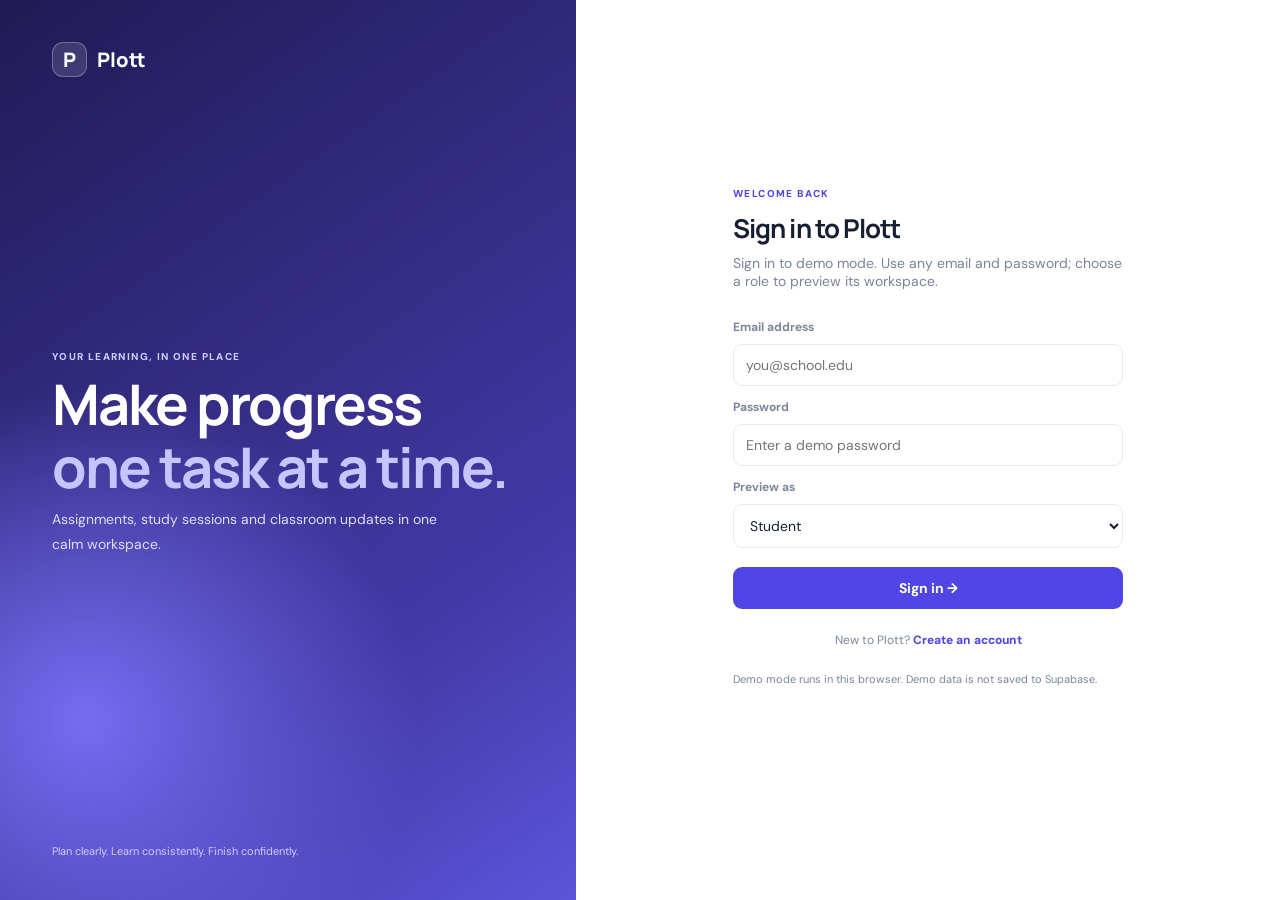
<file: plott_mini project/login.html>
<!doctype html><html lang="en"><head><meta charset="utf-8"><meta name="viewport" content="width=device-width,initial-scale=1"><title>Sign in — Plott</title><link rel="stylesheet" href="css/styles.css"></head><body class="auth-page"><main class="auth-layout"><section class="auth-visual"><a class="brand" href="login.html"><span class="brand-mark">P</span> Plott</a><div><small class="eyebrow">YOUR LEARNING, IN ONE PLACE</small><h1>Make progress<br><em>one task at a time.</em></h1><p>Assignments, study sessions and classroom updates in one calm workspace.</p></div><small>Plan clearly. Learn consistently. Finish confidently.</small></section><section class="auth-content"><div class="auth-card"><small class="eyebrow">WELCOME BACK</small><h2>Sign in to Plott</h2><p class="muted">Sign in to demo mode. Use any email and password; choose a role to preview its workspace.</p><form id="loginForm" class="form-stack"><label>Email address</label><input id="email" type="email" autocomplete="username" required placeholder="you@school.edu">
<label>Password</label><input id="password" type="password" autocomplete="current-password" required placeholder="Enter a demo password">
<label>Preview as</label><select id="demoRole"><option value="Student">Student</option><option value="Teacher">Teacher</option><option value="Admin">Admin</option></select>
<button class="btn primary">Sign in →</button></form><p class="auth-switch">New to Plott? <a href="register.html">Create an account</a></p><p class="tiny muted">Demo mode runs in this browser. Demo data is not saved to Supabase.</p><div id="message" class="form-message"></div></div></section></main><script src="js/auth.js"></script></body></html>
</file>
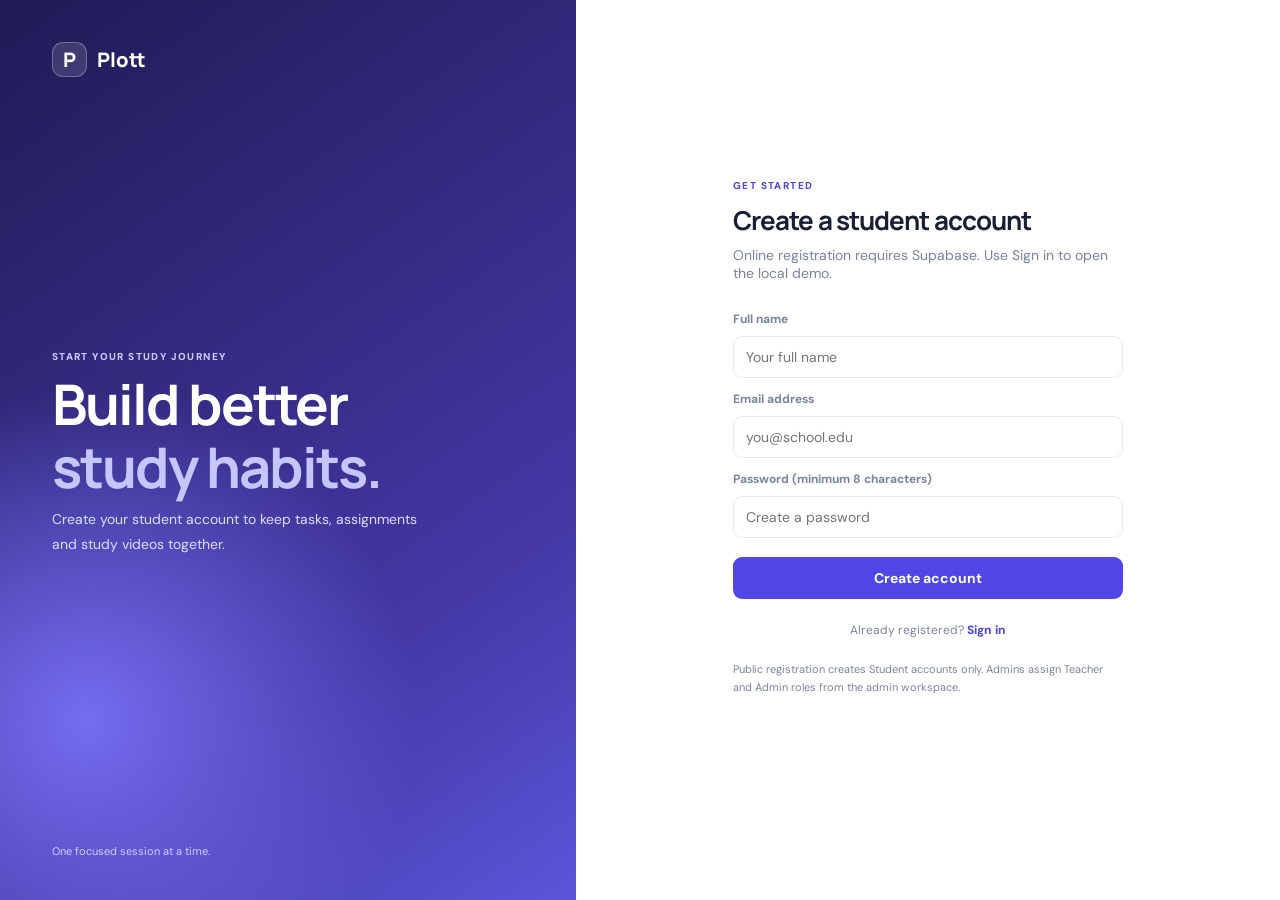
<file: plott_mini project/register.html>
<!doctype html><html lang="en"><head><meta charset="utf-8"><meta name="viewport" content="width=device-width,initial-scale=1"><title>Create account — Plott</title><link rel="stylesheet" href="css/styles.css"></head><body class="auth-page"><main class="auth-layout"><section class="auth-visual"><a class="brand" href="login.html"><span class="brand-mark">P</span> Plott</a><div><small class="eyebrow">START YOUR STUDY JOURNEY</small><h1>Build better<br><em>study habits.</em></h1><p>Create your student account to keep tasks, assignments and study videos together.</p></div><small>One focused session at a time.</small></section><section class="auth-content"><div class="auth-card"><small class="eyebrow">GET STARTED</small><h2>Create a student account</h2><p class="muted">Online registration requires Supabase. Use Sign in to open the local demo.</p><form id="registerForm" class="form-stack"><label>Full name</label><input id="name" required maxlength="80" placeholder="Your full name"><label>Email address</label><input id="email" type="email" autocomplete="email" required placeholder="you@school.edu"><label>Password (minimum 8 characters)</label><input id="password" type="password" minlength="8" autocomplete="new-password" required placeholder="Create a password"><button class="btn primary">Create account</button></form><p class="auth-switch">Already registered? <a href="login.html">Sign in</a></p><p class="tiny muted">Public registration creates Student accounts only. Admins assign Teacher and Admin roles from the admin workspace.</p><div id="message" class="form-message"></div></div></section></main><script src="js/auth.js"></script></body></html>
</file>
<file: plott_mini project/css/styles.css>
@import url('https://fonts.googleapis.com/css2?family=DM+Sans:wght@400;500;600;700&family=Manrope:wght@400;500;600;700;800&display=swap');
:root{--bg:#eaf6ff;--surface:#fff;--ink:#172033;--muted:#7a8599;--line:#e7eaf1;--primary:#4f46e5;--primary-soft:#eeedff;--green:#065f46;--green-bg:#d1fae5;--amber:#92400e;--amber-bg:#fef3c7;--red:#991b1b;--red-bg:#fee2e2;--shadow:0 8px 28px #1d27480b}
[data-theme="dark"]{--bg:#101522;--surface:#191f2e;--ink:#edf0fa;--muted:#a0abc0;--line:#2b3447;--primary:#9a93ff;--primary-soft:#2b2850;--green:#6ee7b7;--green-bg:#173c36;--amber:#fcd34d;--amber-bg:#46391c;--red:#fca5a5;--red-bg:#4b242b;--shadow:0 8px 28px #0003}
*{box-sizing:border-box}body{margin:0;background:var(--bg);color:var(--ink);font:14px "DM Sans",sans-serif}button,input,select,textarea{font:inherit}button{cursor:pointer}h1,h2,h3{font-family:Manrope,sans-serif;letter-spacing:-.035em;margin-top:0}h1{font-size:28px;margin-bottom:8px}h2{font-size:16px;margin-bottom:7px}p{margin-top:0}.hidden{display:none!important}.muted{color:var(--muted)}.tiny{font-size:11px;line-height:1.55}.eyebrow{display:block;color:var(--primary);font-size:10px;font-weight:800;letter-spacing:.14em;margin-bottom:10px}.btn{border:1px solid transparent;border-radius:9px;padding:11px 15px;font-weight:700;display:inline-flex;justify-content:center;align-items:center;gap:8px}.primary{background:var(--primary);color:white}.outline{border-color:var(--line);background:var(--surface);color:var(--ink)}.btn:hover{filter:brightness(.97)}.icon-btn{border:1px solid var(--line);border-radius:9px;background:var(--surface);color:var(--ink);width:37px;height:37px}.text-btn{background:transparent;border:0;color:var(--primary);font-weight:700}.brand{display:flex;align-items:center;gap:10px;color:inherit;text-decoration:none;font:800 20px Manrope,sans-serif}.brand-mark{display:grid;place-items:center;width:35px;height:35px;border-radius:11px;background:var(--primary);color:white;font-size:20px}.app-shell{min-height:100vh}.sidebar{position:fixed;inset:0 auto 0 0;width:245px;background:var(--surface);border-right:1px solid var(--line);padding:26px 16px 18px;display:flex;flex-direction:column;z-index:5}.sidebar .brand{padding:0 10px 35px}.nav-caption{font-size:10px;font-weight:800;letter-spacing:.14em;color:var(--muted);padding-left:12px}.sidebar nav{display:flex;flex-direction:column;gap:5px}.nav-link{border:0;border-radius:9px;background:transparent;color:var(--muted);padding:12px;width:100%;display:flex;align-items:center;gap:12px;text-align:left;font-weight:600}.nav-link span{font-size:13px}.nav-link.active,.nav-link:hover{background:var(--primary-soft);color:var(--primary)}.sidebar-bottom{margin-top:auto}.tip-card{background:var(--primary-soft);border-radius:12px;padding:15px;margin:0 3px 14px}.tip-card strong{font-size:12px}.tip-card p{font-size:11px;color:var(--muted);line-height:1.6;margin:7px 0 0}.main-area{margin-left:245px}.topbar{height:74px;position:sticky;top:0;z-index:4;background:var(--surface);border-bottom:1px solid var(--line);display:flex;align-items:center;justify-content:space-between;padding:0 32px}.crumb{font-size:12px;color:var(--muted)}.crumb span{margin:0 9px;color:var(--line)}.crumb b{color:var(--ink)}.top-user{display:flex;align-items:center;gap:10px}.top-user>span:last-child{display:flex;flex-direction:column;gap:3px}.top-user b{font-size:12px}.top-user small{font-size:10px;color:var(--muted)}.avatar{width:34px;height:34px;border-radius:50%;background:var(--primary-soft);color:var(--primary);display:grid;place-items:center;font-weight:800}.mobile-menu{display:none}.content{max-width:1500px;margin:auto;padding:30px 32px 50px}.page-title{display:flex;justify-content:space-between;align-items:center;gap:18px;margin-bottom:24px}.page-title h1{font-size:27px}.page-title p{margin:0;color:var(--muted)}.stats{display:grid;grid-template-columns:repeat(4,minmax(0,1fr));gap:14px;margin-bottom:20px}.stats article,.panel{background:var(--surface);border:1px solid var(--line);border-radius:13px;box-shadow:var(--shadow)}.stats article{padding:17px}.stats span{font-size:12px;color:var(--muted)}.stats b{display:block;font:800 29px Manrope,sans-serif;margin:13px 0 4px}.stats small{font-size:10px;color:var(--muted)}.two-col{display:grid;grid-template-columns:1fr 1fr;gap:17px;margin-bottom:17px}.panel{padding:20px;margin-bottom:17px}.panel-head,.panel-heading,.timer-head{display:flex;align-items:flex-start;justify-content:space-between;gap:12px}.panel-head p{font-size:11px;margin-bottom:0}.simple-list{margin-top:10px}.simple-item{display:flex;align-items:center;gap:11px;border-top:1px solid var(--line);padding:13px 0}.simple-item:first-child{border-top:0}.dot{width:8px;height:8px;border-radius:3px;background:var(--primary);flex-shrink:0}.simple-item div{flex:1;min-width:0}.simple-item strong{display:block;font-size:12px;overflow-wrap:anywhere}.simple-item small{display:block;color:var(--muted);font-size:10px;margin-top:5px}.empty{padding:26px 12px;text-align:center;color:var(--muted);font-size:12px;border:1px dashed var(--line);border-radius:10px}.progress-track{height:8px;border-radius:20px;background:var(--line);overflow:hidden;margin:17px 0 10px}.progress-track div{height:100%;width:0;background:var(--primary);border-radius:20px;transition:width .2s}.progress-panel .panel-head>b{color:var(--primary);font-size:22px}.form-grid{display:flex;align-items:flex-end;gap:11px;flex-wrap:wrap;margin-top:15px}.form-grid>div{min-width:145px}.form-grid .grow{flex:1;min-width:210px}.form-grid label,.modal-form label{display:block;font-size:11px;font-weight:700;margin:0 0 7px;color:var(--muted)}input,select,textarea{width:100%;border:1px solid var(--line);border-radius:9px;background:var(--surface);color:var(--ink);padding:11px 12px;outline:none}input:focus,select:focus,textarea:focus{border-color:var(--primary);box-shadow:0 0 0 3px color-mix(in srgb,var(--primary) 15%,transparent)}textarea{resize:vertical}.task-list{display:flex;flex-direction:column;gap:9px}.task-row{display:flex;align-items:center;gap:11px;border:1px solid var(--line);border-radius:10px;padding:13px;background:var(--surface)}.task-row.done .task-main strong{text-decoration:line-through;opacity:.6}.task-row input[type=checkbox]{width:18px;height:18px;accent-color:var(--primary)}.task-main{flex:1;min-width:0}.task-main strong{font-size:12px;display:block;overflow-wrap:anywhere}.task-main small{display:block;font-size:10px;color:var(--muted);margin-top:5px}.badge{display:inline-flex;padding:5px 8px;border-radius:6px;font-size:10px;font-weight:800;white-space:nowrap;background:var(--primary-soft);color:var(--primary)}.badge.high{background:var(--amber-bg);color:var(--amber)}.badge.late{background:var(--red-bg);color:var(--red)}.badge.safe{background:var(--green-bg);color:var(--green)}.delete-btn{border:0;background:transparent;color:var(--muted);padding:6px}.delete-btn:hover{color:var(--red)}.timer-layout{display:grid;grid-template-columns:minmax(280px,.8fr) 1.2fr;gap:16px;margin-top:16px}.timer-panel{text-align:center}.timer-head{text-align:left}.timer-status{font-size:10px;color:var(--green);background:var(--green-bg);padding:6px 8px;border-radius:6px}.timer-display{font:800 clamp(42px,5vw,58px) Manrope,sans-serif;letter-spacing:-.06em;padding:17px 0;color:var(--primary)}.timer-presets{display:flex;justify-content:center;gap:7px;flex-wrap:wrap}.timer-presets button{border:1px solid var(--line);border-radius:7px;padding:7px 10px;background:var(--surface);color:var(--muted);font-size:11px}.timer-presets button.selected{background:var(--primary-soft);color:var(--primary);border-color:var(--primary)}.timer-actions{display:flex;justify-content:center;gap:9px;margin:18px 0 10px}.timer-panel .tiny{max-width:290px;margin:12px auto 0}.cards-grid{display:grid;grid-template-columns:repeat(2,minmax(0,1fr));gap:14px}.cards-grid .panel{margin:0}.card-top{display:flex;justify-content:space-between;align-items:center;gap:8px;margin-bottom:12px}.chip{font-size:10px;background:var(--primary-soft);color:var(--primary);padding:5px 8px;border-radius:6px;font-weight:800}.assignment-card h2,.class-card h2,.video-card h2{line-height:1.4;overflow-wrap:anywhere}.assignment-card p,.class-card p,.video-card p{font-size:12px;line-height:1.6;color:var(--muted);white-space:pre-wrap}.meta{display:flex;gap:12px;flex-wrap:wrap;font-size:10px;color:var(--muted);border-top:1px solid var(--line);padding-top:12px;margin-top:12px}.card-actions{display:flex;align-items:center;gap:8px;flex-wrap:wrap;margin-top:14px}.card-actions .btn{font-size:11px;padding:8px 10px}.inline-form{display:flex;gap:9px;margin-top:12px;max-width:500px}.class-code{display:inline-block;padding:8px 10px;border:1px dashed var(--line);border-radius:7px;letter-spacing:.1em;font-weight:800}.video-frame{aspect-ratio:16/9;background:#111827;border-radius:9px;overflow:hidden;margin-bottom:13px}.video-frame iframe{width:100%;height:100%;border:0}.table-wrap{overflow:auto}table{width:100%;border-collapse:collapse;min-width:600px}th,td{text-align:left;padding:13px;border-bottom:1px solid var(--line);font-size:12px}th{font-size:10px;color:var(--muted);text-transform:uppercase}td strong{color:var(--ink)}.table-action{border:0;border-radius:7px;background:var(--primary-soft);color:var(--primary);padding:7px 9px;font-size:11px;font-weight:800}.table-action.danger{background:var(--red-bg);color:var(--red)}.modal{border:0;border-radius:14px;padding:0;width:min(500px,calc(100% - 28px));background:var(--surface);color:var(--ink);box-shadow:0 25px 80px #0005}.modal::backdrop{background:#10142a99;backdrop-filter:blur(3px)}.modal-form{padding:24px;display:flex;flex-direction:column;gap:9px}.modal-head{display:flex;justify-content:space-between;align-items:center}.two-fields{display:grid;grid-template-columns:1fr 1fr;gap:10px}.toast{position:fixed;right:18px;top:18px;z-index:20;padding:12px 16px;background:#172033;color:white;border-radius:9px;opacity:0;transform:translateY(-8px);transition:.2s;pointer-events:none;max-width:350px}.toast.show{opacity:1;transform:none}.toast.error{background:#991b1b}
/* Authentication pages */.auth-page{min-height:100vh;background:var(--surface)}.auth-layout{min-height:100vh;display:grid;grid-template-columns:.9fr 1.1fr}.auth-visual{padding:42px 9%;color:white;background:radial-gradient(circle at 15% 80%,#756cf1,transparent 38%),linear-gradient(145deg,#201b55,#4338a5 70%,#5b55d9);display:flex;flex-direction:column;justify-content:space-between}.auth-visual .brand{color:white}.auth-visual .brand-mark{background:#ffffff20;border:1px solid #ffffff44}.auth-visual .eyebrow{color:#cecbff}.auth-visual h1{font-size:clamp(37px,4.5vw,56px);line-height:1.12}.auth-visual em{font-style:normal;color:#c7c5ff}.auth-visual p{line-height:1.8;color:#dedcff;max-width:390px}.auth-visual>small{color:#d2ceff;font-size:11px}.auth-content{display:grid;place-items:center;padding:30px 22px}.auth-card{width:100%;max-width:390px}.auth-card h2{font-size:26px;margin-bottom:8px}.auth-card>.muted{margin-bottom:25px}.form-stack{display:flex;flex-direction:column;gap:9px}.form-stack label{font-size:12px;font-weight:700;color:var(--muted);margin-top:4px}.form-stack .btn{margin-top:10px}.auth-switch{text-align:center;font-size:12px;color:var(--muted);margin:23px 0}.auth-switch a{color:var(--primary);font-weight:800;text-decoration:none}.form-message{font-size:12px;color:var(--red)}code{font-size:11px}
@media(max-width:1050px){.sidebar{width:215px}.main-area{margin-left:215px}.content{padding:25px 20px}.topbar{padding:0 20px}.stats{grid-template-columns:repeat(2,1fr)}.timer-layout{grid-template-columns:1fr}.form-grid>div{flex:1}}
@media(max-width:740px){.auth-layout{grid-template-columns:1fr}.auth-visual{display:none}.auth-content{min-height:100vh}.sidebar{width:260px;transform:translateX(-105%);transition:transform .2s;box-shadow:8px 0 28px #0002}.sidebar.open{transform:translateX(0)}.main-area{margin-left:0}.topbar{height:64px;padding:0 13px}.mobile-menu{display:inline-block}.crumb{margin-right:auto;margin-left:10px}.content{padding:22px 14px 35px}.page-title{align-items:flex-start;flex-direction:column}.page-title h1{font-size:24px}.stats{gap:9px}.stats article{padding:13px}.stats b{font-size:25px}.two-col,.cards-grid{grid-template-columns:1fr}.panel{padding:16px}.form-grid{display:grid;grid-template-columns:1fr 1fr}.form-grid .grow{grid-column:1/-1;min-width:0}.form-grid>div{min-width:0}.form-grid>button{grid-column:1/-1}.task-row{align-items:flex-start;gap:8px;padding:11px}.task-row>.badge{display:none}.task-main{padding-top:3px}.task-row .delete-btn{padding:4px}.inline-form{flex-direction:column}.two-fields{grid-template-columns:1fr}.top-user{gap:6px}.top-user>span:last-child{display:none}.timer-layout{grid-template-columns:1fr}.timer-display{font-size:48px}.page-title>.btn{align-self:flex-start}}
\n/* Plott light-blue homepage and page canvas */\nbody:not([data-theme="dark"]){background:#eaf6ff}\n
/* Teacher demo access is limited to publishing study videos. */
.video-only-disabled{display:none!important}
</file>
